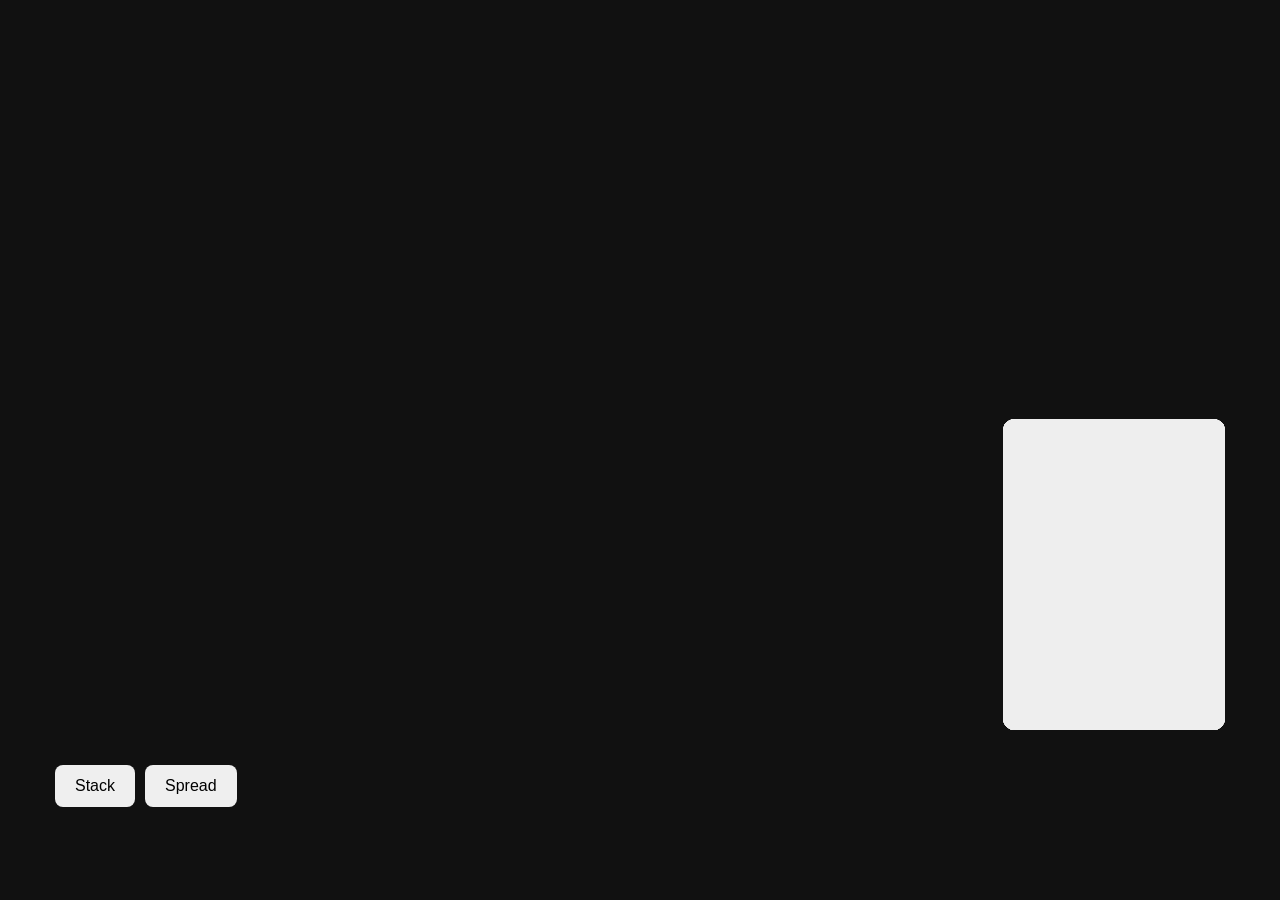
<file: blocks/hero/Card Shuffle Animation/html.html>
<!DOCTYPE html>
<html lang="en">
<head>
<meta charset="UTF-8">
<meta name="viewport" content="width=device-width, initial-scale=1.0">
<title>Card Stack Animation</title>

<style>
body{
    margin:0;
    display:flex;
    justify-content:center;
    align-items:center;
    min-height:100vh;
    background:#111;
    font-family:sans-serif;
}

.grid{
    width:1170px;
}

.list{
    height:652px;
    position:relative;
    list-style:none;
    padding:0;
    margin:0;
}

.card{
    transition:all 1s cubic-bezier(0.68,-0.55,.265,1.55);

    width:222px;
    height:311px;
    background:#eee;
    border-radius:12px;

    position:absolute;
    right:0;
    bottom:0;
    margin:30px 0 15px 15px;
}

/* Spread Positions */
.card.ani0{ right:948px; bottom:326px; }
.card.ani1{ right:711px; bottom:326px; }
.card.ani2{ right:474px; bottom:326px; }
.card.ani3{ right:237px; bottom:326px; }
.card.ani4{ right:0;    bottom:326px; }

.card.ani5{ right:948px; bottom:0; }
.card.ani6{ right:711px; bottom:0; }
.card.ani7{ right:474px; bottom:0; }
.card.ani8{ right:237px; bottom:0; }

.controls{
    margin-top:20px;
    display:flex;
    gap:10px;
}

button{
    padding:12px 20px;
    border:none;
    cursor:pointer;
    border-radius:8px;
    font-size:16px;
}
</style>
</head>
<body>

<div class="grid">

    <ul class="list">
        <li class="card"></li>
        <li class="card"></li>
        <li class="card"></li>
        <li class="card"></li>
        <li class="card"></li>
        <li class="card"></li>
        <li class="card"></li>
        <li class="card"></li>
        <li class="card"></li>
    </ul>

    <div class="controls">
        <button class="stack">Stack</button>
        <button class="spread">Spread</button>
    </div>

</div>

<script>
document.querySelector(".stack").addEventListener("click", () => {
    document.querySelectorAll(".card").forEach((card, i) => {
        setTimeout(() => {
            card.className = "card";
        }, i * 150);
    });
});

document.querySelector(".spread").addEventListener("click", () => {
    document.querySelectorAll(".card").forEach((card, i) => {
        setTimeout(() => {
            card.className = "card ani" + i;
        }, i * 150);
    });
});
</script>

</body>
</html>
</file>
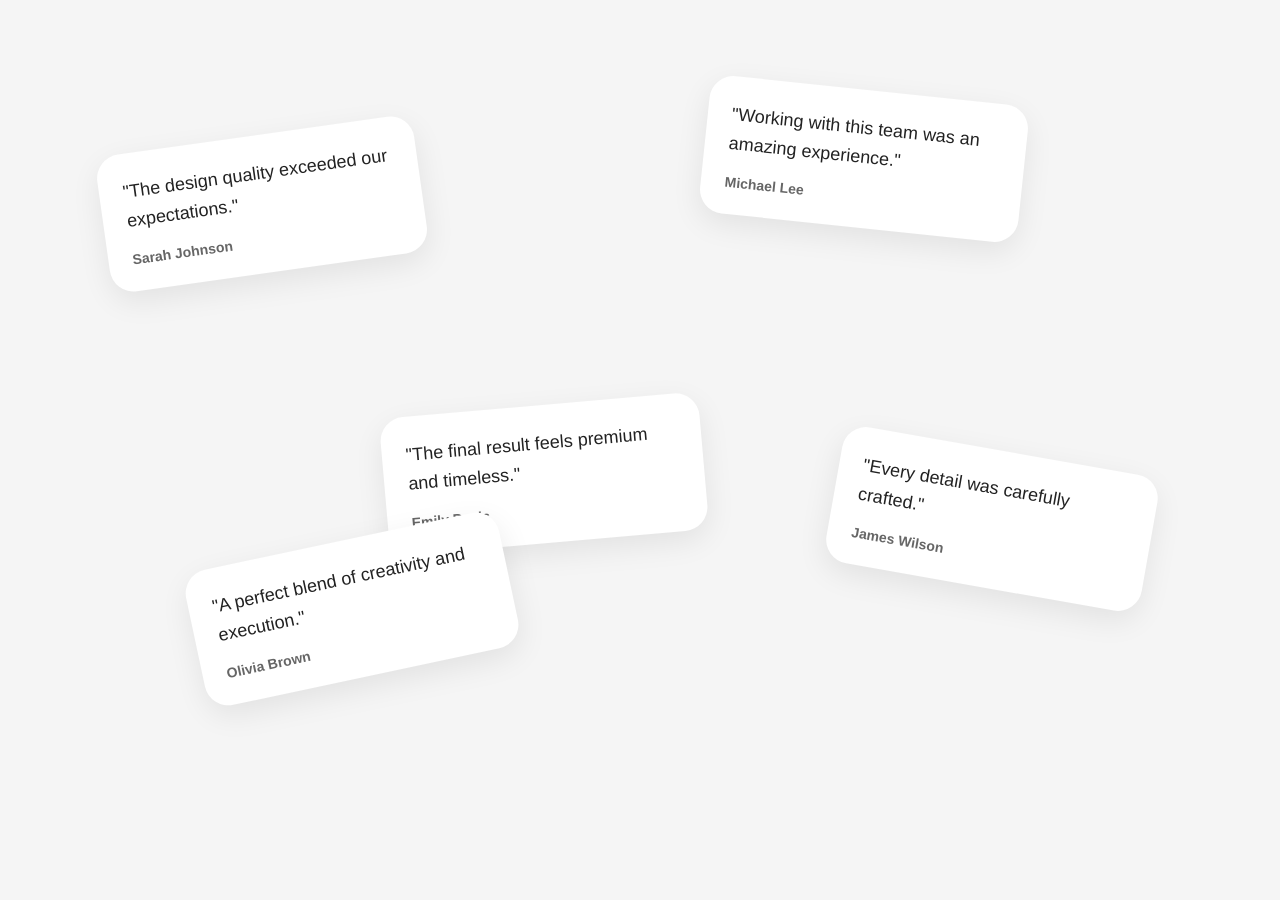
<file: blocks/hero/Glass Card Shuffle/html.html>
<!DOCTYPE html>
<html lang="en">
<head>
<meta charset="UTF-8">
<meta name="viewport" content="width=device-width, initial-scale=1.0">
<title>Draggable Testimonials</title>

<style>
*{
  margin:0;
  padding:0;
  box-sizing:border-box;
}

body{
  height:100vh;
  overflow:hidden;
  background:#f5f5f5;
  font-family:Inter,sans-serif;
}

.testimonials{
  position:relative;
  width:100%;
  height:100vh;
}

.card{
  position:absolute;
  width:320px;
  padding:24px;
  background:#fff;
  border-radius:24px;
  cursor:grab;
  user-select:none;

  box-shadow:
    0 10px 30px rgba(0,0,0,.08);

  transition:
    transform .3s ease,
    box-shadow .3s ease;

  touch-action:none;
}

.card:hover{
  transform:
    rotate(var(--r))
    scale(1.03);
}

.card.dragging{
  cursor:grabbing;
  box-shadow:
    0 25px 60px rgba(0,0,0,.15);
}

.card p{
  font-size:18px;
  line-height:1.6;
  color:#222;
  margin-bottom:16px;
}

.card h4{
  font-size:14px;
  color:#666;
  font-weight:600;
}
</style>
</head>
<body>

<section class="testimonials">

  <div class="card" style="left:8%; top:15%; --r:-8deg;">
    <p>"The design quality exceeded our expectations."</p>
    <h4>Sarah Johnson</h4>
  </div>

  <div class="card" style="left:55%; top:10%; --r:6deg;">
    <p>"Working with this team was an amazing experience."</p>
    <h4>Michael Lee</h4>
  </div>

  <div class="card" style="left:30%; top:45%; --r:-5deg;">
    <p>"The final result feels premium and timeless."</p>
    <h4>Emily Davis</h4>
  </div>

  <div class="card" style="left:65%; top:50%; --r:10deg;">
    <p>"Every detail was carefully crafted."</p>
    <h4>James Wilson</h4>
  </div>

  <div class="card" style="left:15%; top:60%; --r:-12deg;">
    <p>"A perfect blend of creativity and execution."</p>
    <h4>Olivia Brown</h4>
  </div>

</section>

<script>
const cards = document.querySelectorAll(".card");
let highestZ = 1;

cards.forEach(card => {

  card.style.transform = `rotate(${getComputedStyle(card).getPropertyValue('--r')})`;

  card.addEventListener("pointerdown", e => {

    highestZ++;
    card.style.zIndex = highestZ;
    card.classList.add("dragging");

    const rect = card.getBoundingClientRect();

    const offsetX = e.clientX - rect.left;
    const offsetY = e.clientY - rect.top;

    function move(ev){
      card.style.left = (ev.clientX - offsetX) + "px";
      card.style.top = (ev.clientY - offsetY) + "px";
    }

    function up(){
      card.classList.remove("dragging");
      window.removeEventListener("pointermove", move);
      window.removeEventListener("pointerup", up);
    }

    window.addEventListener("pointermove", move);
    window.addEventListener("pointerup", up);
  });

});
</script>

</body>
</html>
</file>
